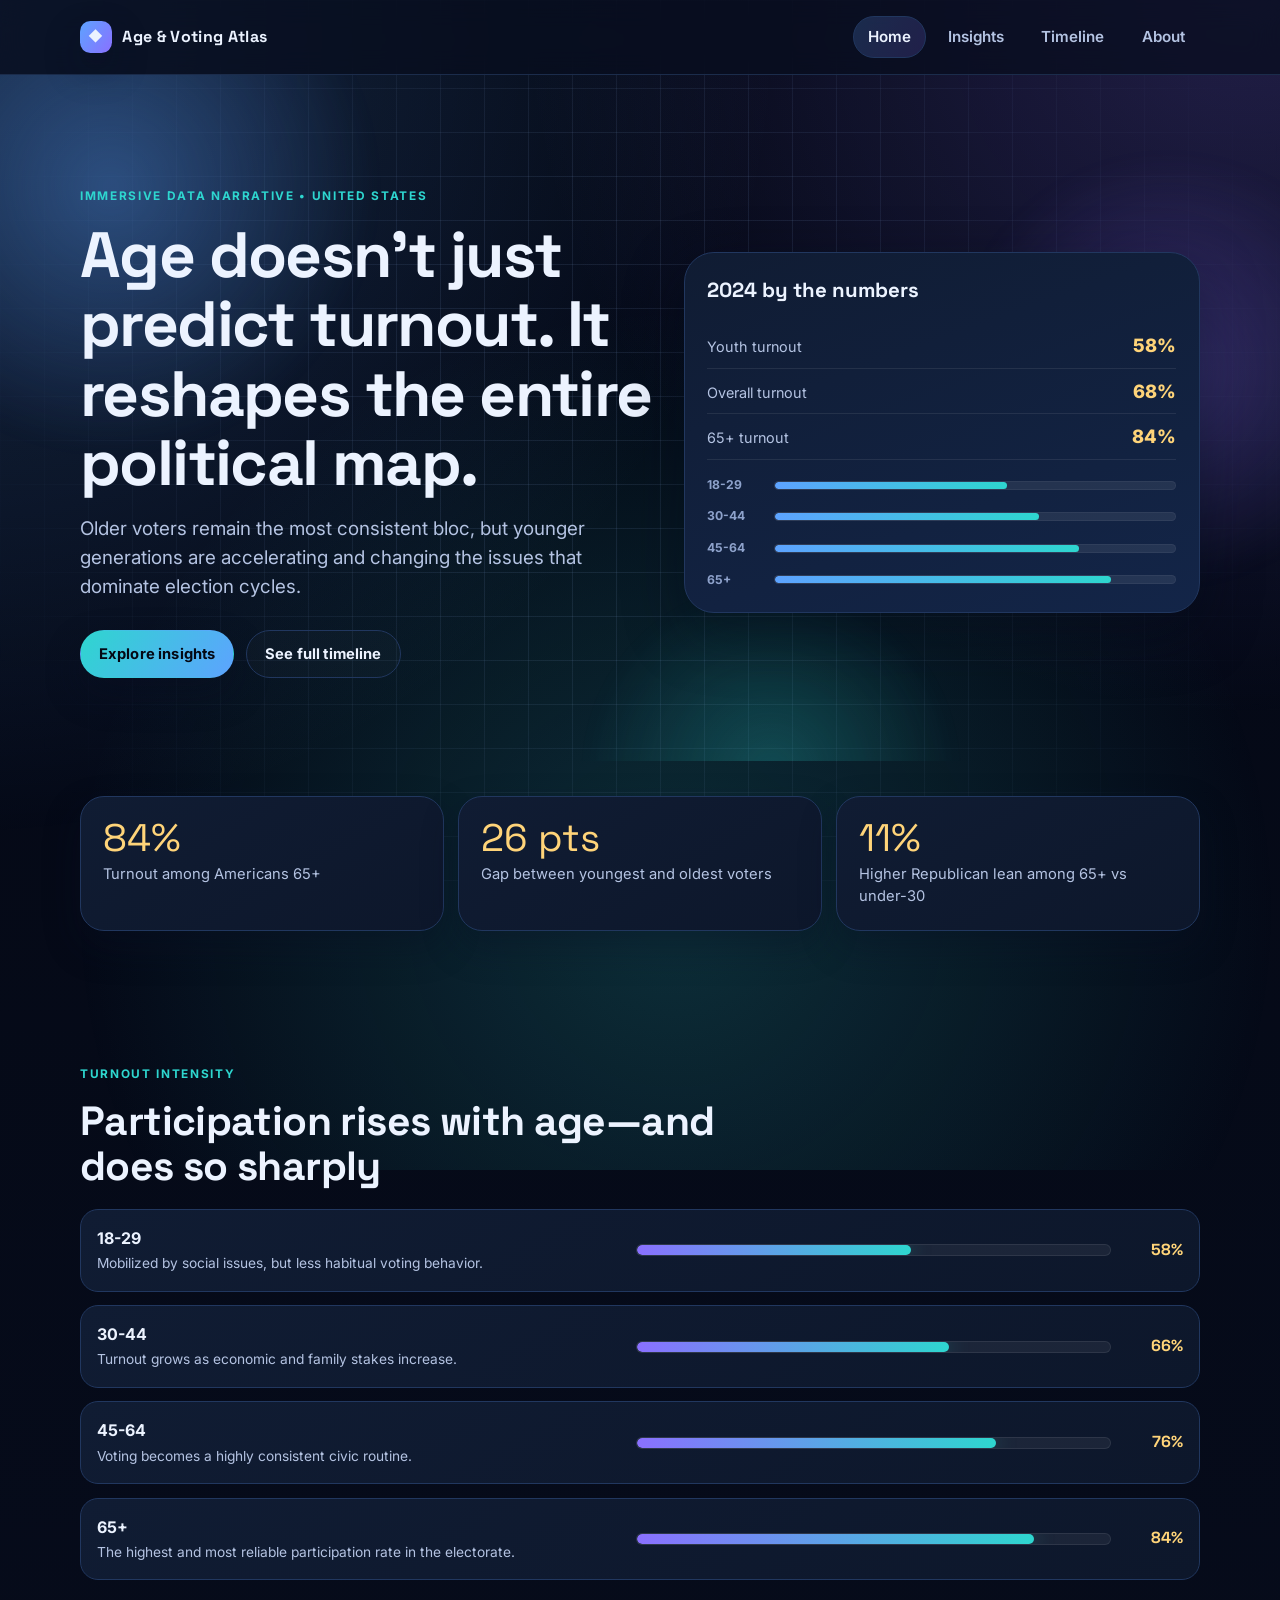
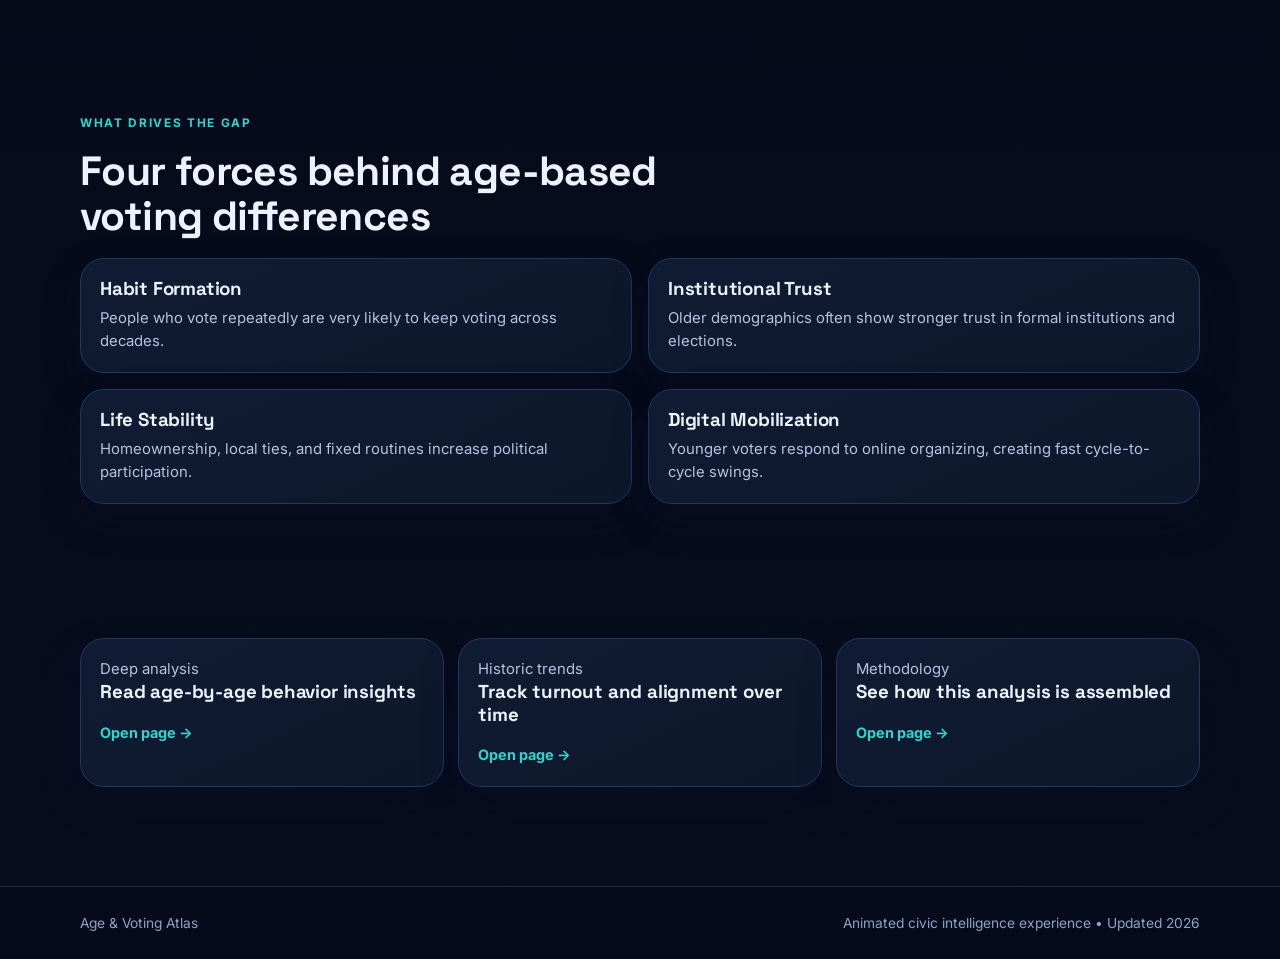
<file: index.html>
<!DOCTYPE html>
<html lang="en">
<head>
    <meta charset="UTF-8">
    <meta name="viewport" content="width=device-width, initial-scale=1.0">
    <title>Age & Voting Atlas</title>
    <meta name="description" content="An immersive, animated data story about how age shapes voting behavior in the United States.">
    <link rel="preconnect" href="https://fonts.googleapis.com">
    <link rel="preconnect" href="https://fonts.gstatic.com" crossorigin>
    <link href="https://fonts.googleapis.com/css2?family=Inter:wght@400;500;600;700;800&family=Space+Grotesk:wght@500;700&display=swap" rel="stylesheet">
    <link rel="stylesheet" href="style.css">
    <script src="script.js" defer></script>
</head>
<body class="page-home">
    <div class="background-grid" aria-hidden="true"></div>
    <div class="cursor-glow" aria-hidden="true"></div>

    <header class="site-header">
        <div class="container nav-wrap">
            <a class="brand" href="index.html" aria-label="Age and Voting Atlas Home">
                <span class="brand-mark">◆</span>
                <span>Age & Voting Atlas</span>
            </a>

            <button class="menu-toggle" type="button" aria-expanded="false" aria-controls="site-nav" aria-label="Toggle menu">
                <span></span>
                <span></span>
                <span></span>
            </button>

            <nav class="site-nav" id="site-nav">
                <a class="active" href="index.html">Home</a>
                <a href="insights.html">Insights</a>
                <a href="timeline.html">Timeline</a>
                <a href="about.html">About</a>
            </nav>
        </div>
    </header>

    <main>
        <section class="hero reveal">
            <div class="hero-orb hero-orb-a" aria-hidden="true"></div>
            <div class="hero-orb hero-orb-b" aria-hidden="true"></div>
            <div class="hero-orb hero-orb-c" aria-hidden="true"></div>
            <div class="hero-particles" aria-hidden="true"></div>

            <div class="container hero-layout">
                <div class="hero-copy" data-parallax="10">
                    <p class="eyebrow">Immersive data narrative • United States</p>
                    <h1>Age doesn’t just predict turnout. It reshapes the entire political map.</h1>
                    <p class="lead">
                        Older voters remain the most consistent bloc, but younger generations are accelerating and changing the issues that dominate election cycles.
                    </p>
                    <div class="hero-actions">
                        <a class="btn btn-primary" href="insights.html">Explore insights</a>
                        <a class="btn btn-ghost" href="timeline.html">See full timeline</a>
                    </div>
                </div>

                <aside class="hero-panel reveal tilt">
                    <h2>2024 by the numbers</h2>
                    <div class="mini-metric">
                        <span>Youth turnout</span>
                        <strong>58%</strong>
                    </div>
                    <div class="mini-metric">
                        <span>Overall turnout</span>
                        <strong>68%</strong>
                    </div>
                    <div class="mini-metric">
                        <span>65+ turnout</span>
                        <strong>84%</strong>
                    </div>
                    <div class="micro-chart">
                        <div class="micro-row">
                            <span>18-29</span>
                            <div class="micro-track"><i class="micro-fill" style="--fill: 58%"></i></div>
                        </div>
                        <div class="micro-row">
                            <span>30-44</span>
                            <div class="micro-track"><i class="micro-fill" style="--fill: 66%"></i></div>
                        </div>
                        <div class="micro-row">
                            <span>45-64</span>
                            <div class="micro-track"><i class="micro-fill" style="--fill: 76%"></i></div>
                        </div>
                        <div class="micro-row">
                            <span>65+</span>
                            <div class="micro-track"><i class="micro-fill" style="--fill: 84%"></i></div>
                        </div>
                    </div>
                </aside>
            </div>
        </section>
        <section class="section stats reveal">
            <div class="container stats-grid">
                <article class="stat-card tilt">
                    <p class="stat-value"><span class="counter" data-target="84">0</span>%</p>
                    <p class="stat-label">Turnout among Americans 65+</p>
                </article>
                <article class="stat-card tilt">
                    <p class="stat-value"><span class="counter" data-target="26">0</span> pts</p>
                    <p class="stat-label">Gap between youngest and oldest voters</p>
                </article>
                <article class="stat-card tilt">
                    <p class="stat-value"><span class="counter" data-target="11">0</span>%</p>
                    <p class="stat-label">Higher Republican lean among 65+ vs under-30</p>
                </article>
            </div>
        </section>

        <section class="section age-split reveal" id="age-split">
            <div class="container">
                <div class="section-heading">
                    <p class="eyebrow">Turnout intensity</p>
                    <h2>Participation rises with age—and does so sharply</h2>
                </div>

                <div class="progress-list">
                    <article class="progress-row">
                        <div>
                            <h3>18-29</h3>
                            <p>Mobilized by social issues, but less habitual voting behavior.</p>
                        </div>
                        <div class="progress-track"><span class="progress-fill" style="--value: 58%"></span></div>
                        <strong>58%</strong>
                    </article>

                    <article class="progress-row">
                        <div>
                            <h3>30-44</h3>
                            <p>Turnout grows as economic and family stakes increase.</p>
                        </div>
                        <div class="progress-track"><span class="progress-fill" style="--value: 66%"></span></div>
                        <strong>66%</strong>
                    </article>

                    <article class="progress-row">
                        <div>
                            <h3>45-64</h3>
                            <p>Voting becomes a highly consistent civic routine.</p>
                        </div>
                        <div class="progress-track"><span class="progress-fill" style="--value: 76%"></span></div>
                        <strong>76%</strong>
                    </article>

                    <article class="progress-row">
                        <div>
                            <h3>65+</h3>
                            <p>The highest and most reliable participation rate in the electorate.</p>
                        </div>
                        <div class="progress-track"><span class="progress-fill" style="--value: 84%"></span></div>
                        <strong>84%</strong>
                    </article>
                </div>
            </div>
        </section>

        <section class="section pillars reveal">
            <div class="container">
                <div class="section-heading">
                    <p class="eyebrow">What drives the gap</p>
                    <h2>Four forces behind age-based voting differences</h2>
                </div>

                <div class="pillars-grid">
                    <article class="glass-card tilt">
                        <h3>Habit Formation</h3>
                        <p>People who vote repeatedly are very likely to keep voting across decades.</p>
                    </article>
                    <article class="glass-card tilt">
                        <h3>Institutional Trust</h3>
                        <p>Older demographics often show stronger trust in formal institutions and elections.</p>
                    </article>
                    <article class="glass-card tilt">
                        <h3>Life Stability</h3>
                        <p>Homeownership, local ties, and fixed routines increase political participation.</p>
                    </article>
                    <article class="glass-card tilt">
                        <h3>Digital Mobilization</h3>
                        <p>Younger voters respond to online organizing, creating fast cycle-to-cycle swings.</p>
                    </article>
                </div>
            </div>
        </section>

        <section class="section jump-links reveal">
            <div class="container jump-grid">
                <a class="jump-card" href="insights.html">
                    <p>Deep analysis</p>
                    <h3>Read age-by-age behavior insights</h3>
                    <span>Open page →</span>
                </a>
                <a class="jump-card" href="timeline.html">
                    <p>Historic trends</p>
                    <h3>Track turnout and alignment over time</h3>
                    <span>Open page →</span>
                </a>
                <a class="jump-card" href="about.html">
                    <p>Methodology</p>
                    <h3>See how this analysis is assembled</h3>
                    <span>Open page →</span>
                </a>
            </div>
        </section>
    </main>

    <footer class="site-footer">
        <div class="container footer-wrap">
            <p>Age & Voting Atlas</p>
            <p>Animated civic intelligence experience • Updated <span id="current-year"></span></p>
        </div>
    </footer>
</body>
</html>
</file>
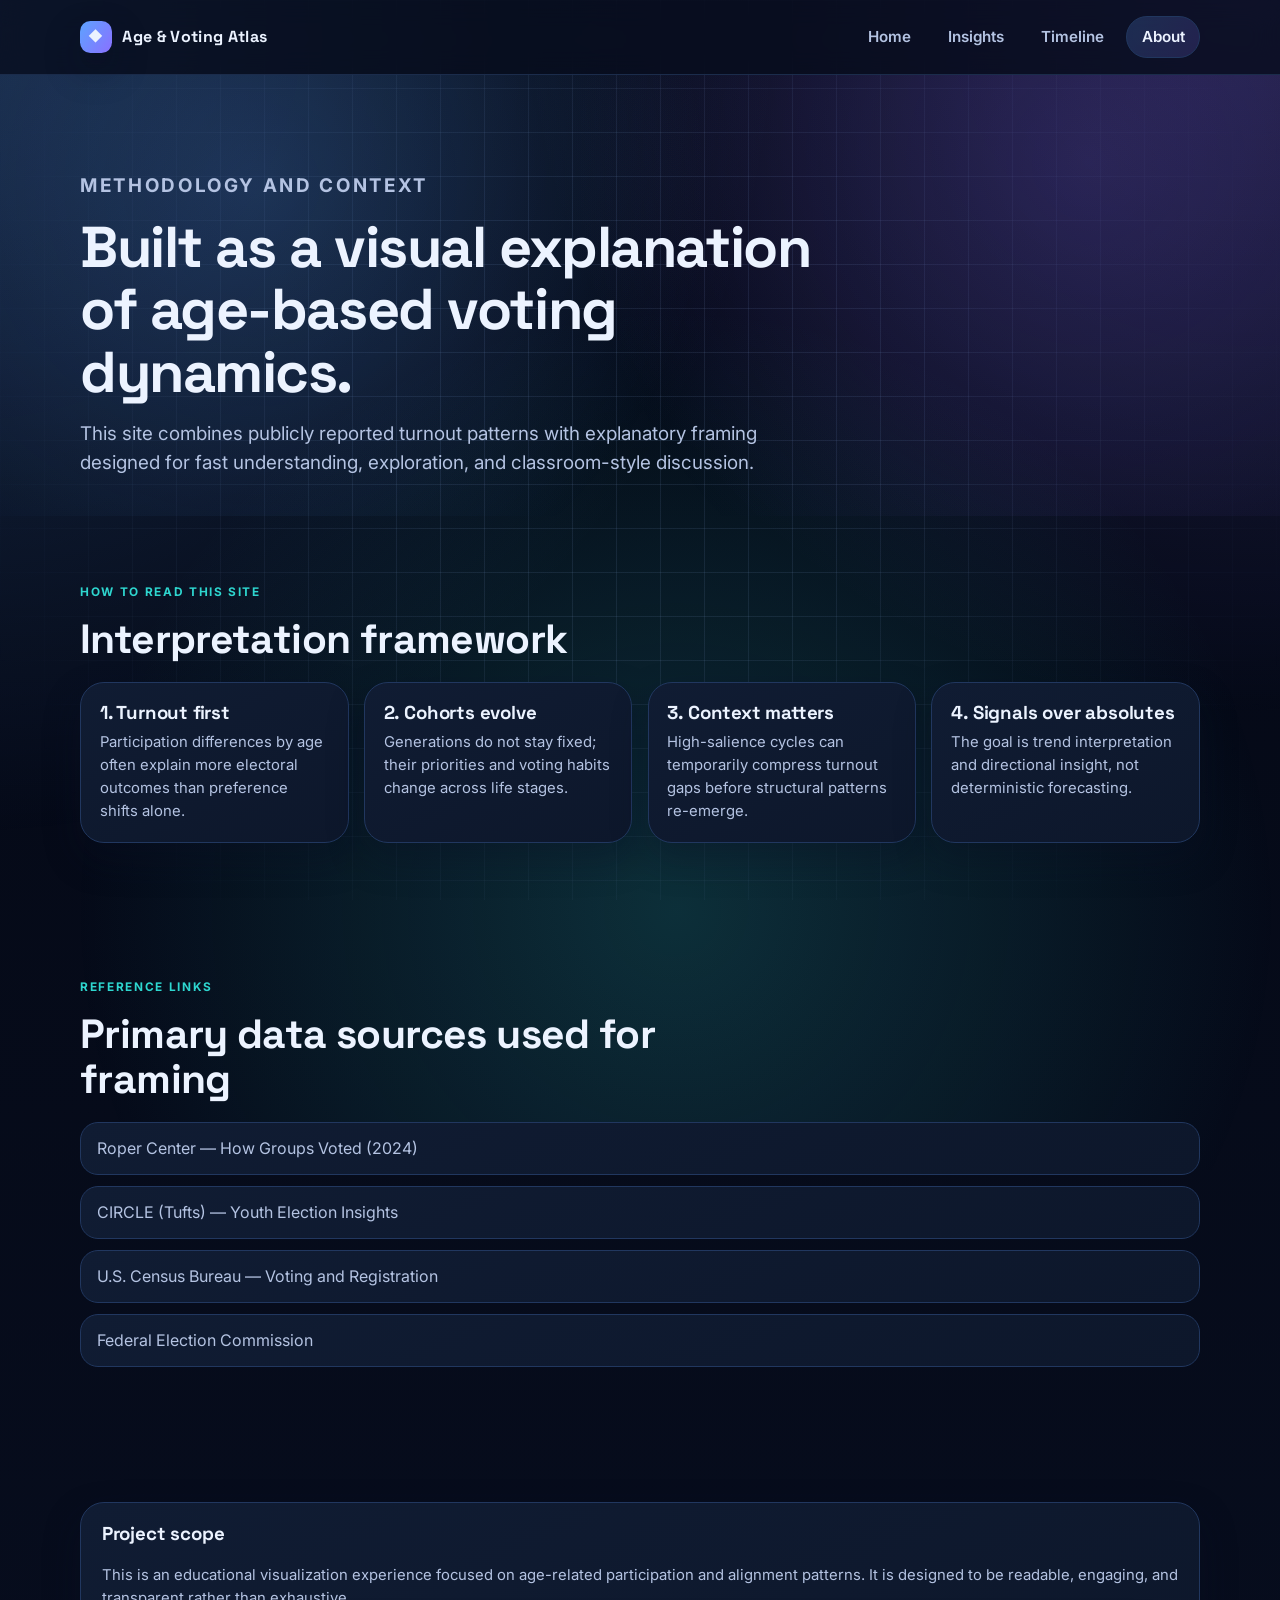
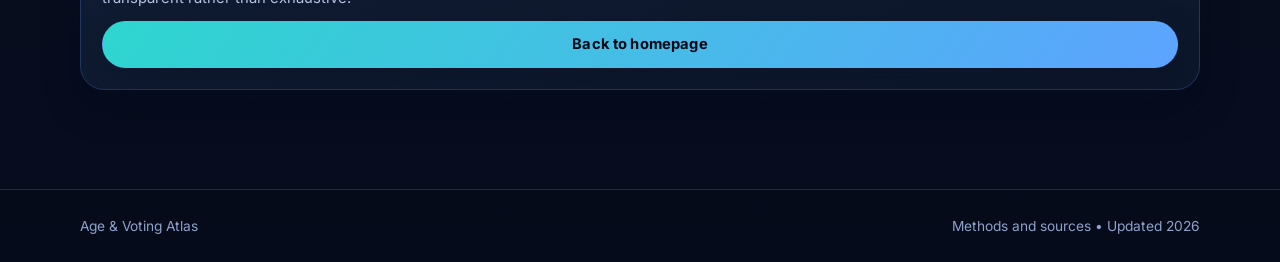
<file: about.html>
<!DOCTYPE html>
<html lang="en">
<head>
    <meta charset="UTF-8">
    <meta name="viewport" content="width=device-width, initial-scale=1.0">
    <title>About | Age & Voting Atlas</title>
    <meta name="description" content="Methodology and sources used to build the Age and Voting Atlas experience.">
    <link rel="preconnect" href="https://fonts.googleapis.com">
    <link rel="preconnect" href="https://fonts.gstatic.com" crossorigin>
    <link href="https://fonts.googleapis.com/css2?family=Inter:wght@400;500;600;700;800&family=Space+Grotesk:wght@500;700&display=swap" rel="stylesheet">
    <link rel="stylesheet" href="style.css">
    <script src="script.js" defer></script>
</head>
<body class="page-about">
    <div class="background-grid" aria-hidden="true"></div>
    <div class="cursor-glow" aria-hidden="true"></div>

    <header class="site-header">
        <div class="container nav-wrap">
            <a class="brand" href="index.html" aria-label="Age and Voting Atlas Home">
                <span class="brand-mark">◆</span>
                <span>Age & Voting Atlas</span>
            </a>

            <button class="menu-toggle" type="button" aria-expanded="false" aria-controls="site-nav" aria-label="Toggle menu">
                <span></span>
                <span></span>
                <span></span>
            </button>

            <nav class="site-nav" id="site-nav">
                <a href="index.html">Home</a>
                <a href="insights.html">Insights</a>
                <a href="timeline.html">Timeline</a>
                <a class="active" href="about.html">About</a>
            </nav>
        </div>
    </header>

    <main>
        <section class="page-hero reveal">
            <div class="container">
                <p class="eyebrow">Methodology and context</p>
                <h1>Built as a visual explanation of age-based voting dynamics.</h1>
                <p>
                    This site combines publicly reported turnout patterns with explanatory framing designed for fast understanding,
                    exploration, and classroom-style discussion.
                </p>
            </div>
        </section>

        <section class="section reveal">
            <div class="container">
                <div class="section-heading">
                    <p class="eyebrow">How to read this site</p>
                    <h2>Interpretation framework</h2>
                </div>

                <div class="method-grid">
                    <article class="method-card">
                        <h3>1. Turnout first</h3>
                        <p>Participation differences by age often explain more electoral outcomes than preference shifts alone.</p>
                    </article>
                    <article class="method-card">
                        <h3>2. Cohorts evolve</h3>
                        <p>Generations do not stay fixed; their priorities and voting habits change across life stages.</p>
                    </article>
                    <article class="method-card">
                        <h3>3. Context matters</h3>
                        <p>High-salience cycles can temporarily compress turnout gaps before structural patterns re-emerge.</p>
                    </article>
                    <article class="method-card">
                        <h3>4. Signals over absolutes</h3>
                        <p>The goal is trend interpretation and directional insight, not deterministic forecasting.</p>
                    </article>
                </div>
            </div>
        </section>

        <section class="section reveal">
            <div class="container">
                <div class="section-heading">
                    <p class="eyebrow">Reference links</p>
                    <h2>Primary data sources used for framing</h2>
                </div>

                <ul class="source-list">
                    <li>
                        <a href="https://ropercenter.cornell.edu/how-groups-voted-2024" target="_blank" rel="noopener noreferrer">Roper Center — How Groups Voted (2024)</a>
                    </li>
                    <li>
                        <a href="https://circle.tufts.edu/2024-election" target="_blank" rel="noopener noreferrer">CIRCLE (Tufts) — Youth Election Insights</a>
                    </li>
                    <li>
                        <a href="https://www.census.gov/topics/public-sector/voting.html" target="_blank" rel="noopener noreferrer">U.S. Census Bureau — Voting and Registration</a>
                    </li>
                    <li>
                        <a href="https://www.fec.gov/" target="_blank" rel="noopener noreferrer">Federal Election Commission</a>
                    </li>
                </ul>
            </div>
        </section>

        <section class="section reveal">
            <div class="container">
                <article class="note-card">
                    <h3>Project scope</h3>
                    <p>
                        This is an educational visualization experience focused on age-related participation and alignment patterns.
                        It is designed to be readable, engaging, and transparent rather than exhaustive.
                    </p>
                    <a class="btn btn-primary" href="index.html">Back to homepage</a>
                </article>
            </div>
        </section>
    </main>

    <footer class="site-footer">
        <div class="container footer-wrap">
            <p>Age & Voting Atlas</p>
            <p>Methods and sources • Updated <span id="current-year"></span></p>
        </div>
    </footer>
</body>
</html>
</file>
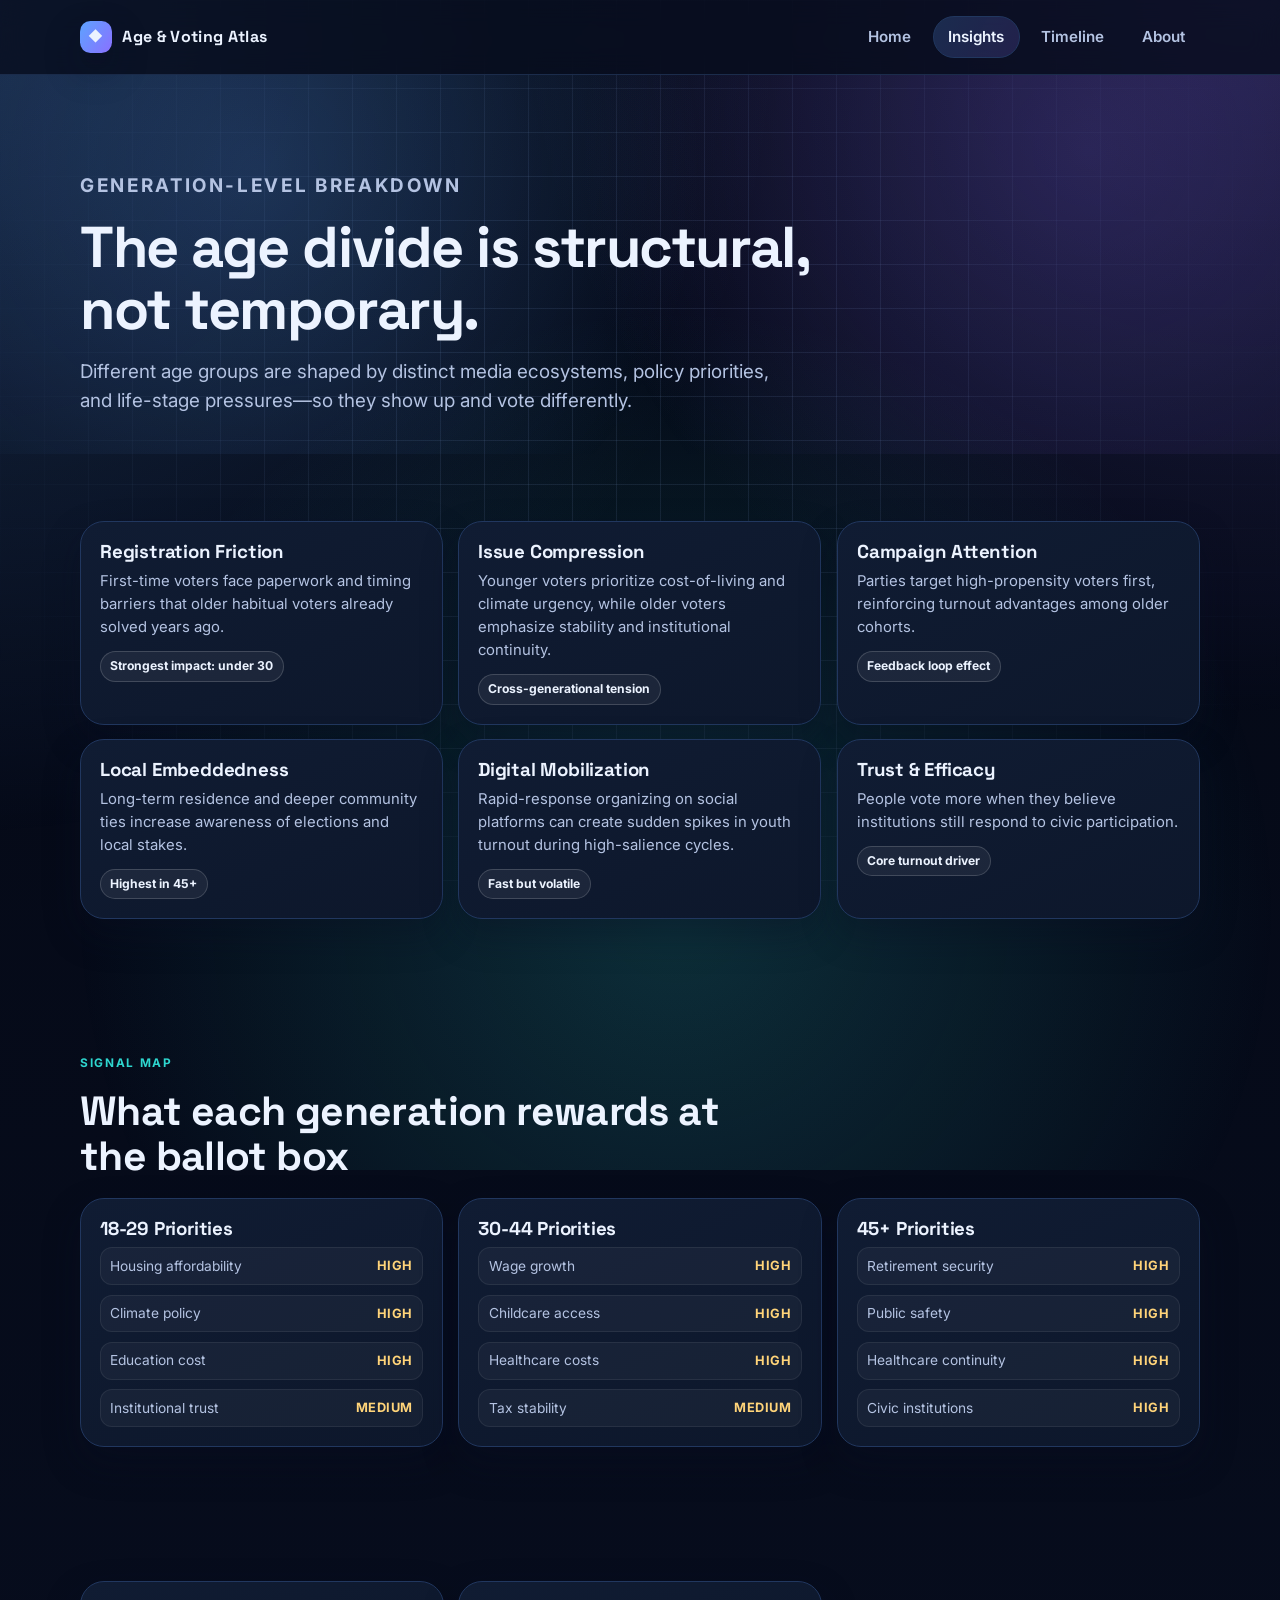
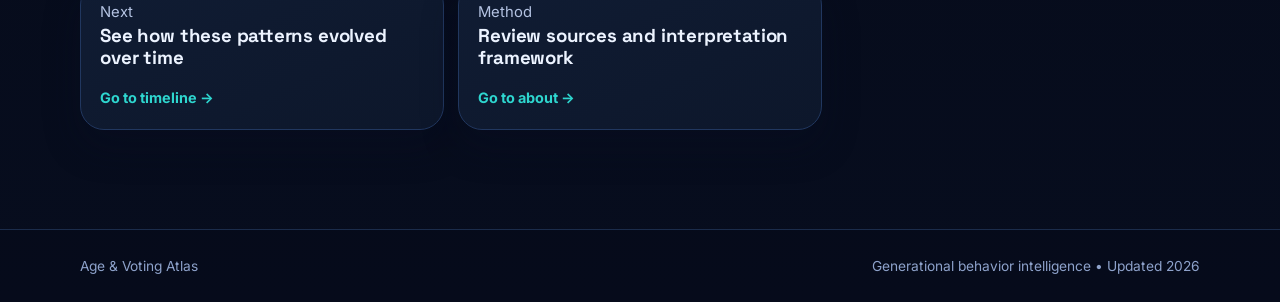
<file: insights.html>
<!DOCTYPE html>
<html lang="en">
<head>
    <meta charset="UTF-8">
    <meta name="viewport" content="width=device-width, initial-scale=1.0">
    <title>Insights | Age & Voting Atlas</title>
    <meta name="description" content="Detailed generational insights into turnout, issue priorities, and political alignment.">
    <link rel="preconnect" href="https://fonts.googleapis.com">
    <link rel="preconnect" href="https://fonts.gstatic.com" crossorigin>
    <link href="https://fonts.googleapis.com/css2?family=Inter:wght@400;500;600;700;800&family=Space+Grotesk:wght@500;700&display=swap" rel="stylesheet">
    <link rel="stylesheet" href="style.css">
    <script src="script.js" defer></script>
</head>
<body class="page-insights">
    <div class="background-grid" aria-hidden="true"></div>
    <div class="cursor-glow" aria-hidden="true"></div>

    <header class="site-header">
        <div class="container nav-wrap">
            <a class="brand" href="index.html" aria-label="Age and Voting Atlas Home">
                <span class="brand-mark">◆</span>
                <span>Age & Voting Atlas</span>
            </a>

            <button class="menu-toggle" type="button" aria-expanded="false" aria-controls="site-nav" aria-label="Toggle menu">
                <span></span>
                <span></span>
                <span></span>
            </button>

            <nav class="site-nav" id="site-nav">
                <a href="index.html">Home</a>
                <a class="active" href="insights.html">Insights</a>
                <a href="timeline.html">Timeline</a>
                <a href="about.html">About</a>
            </nav>
        </div>
    </header>

    <main>
        <section class="page-hero reveal">
            <div class="container">
                <p class="eyebrow">Generation-level breakdown</p>
                <h1>The age divide is structural, not temporary.</h1>
                <p>
                    Different age groups are shaped by distinct media ecosystems, policy priorities, and life-stage pressures—so they show up and vote differently.
                </p>
            </div>
        </section>

        <section class="section reveal">
            <div class="container insight-grid">
                <article class="insight-card tilt">
                    <h3>Registration Friction</h3>
                    <p>First-time voters face paperwork and timing barriers that older habitual voters already solved years ago.</p>
                    <span class="chip">Strongest impact: under 30</span>
                </article>
                <article class="insight-card tilt">
                    <h3>Issue Compression</h3>
                    <p>Younger voters prioritize cost-of-living and climate urgency, while older voters emphasize stability and institutional continuity.</p>
                    <span class="chip">Cross-generational tension</span>
                </article>
                <article class="insight-card tilt">
                    <h3>Campaign Attention</h3>
                    <p>Parties target high-propensity voters first, reinforcing turnout advantages among older cohorts.</p>
                    <span class="chip">Feedback loop effect</span>
                </article>
                <article class="insight-card tilt">
                    <h3>Local Embeddedness</h3>
                    <p>Long-term residence and deeper community ties increase awareness of elections and local stakes.</p>
                    <span class="chip">Highest in 45+</span>
                </article>
                <article class="insight-card tilt">
                    <h3>Digital Mobilization</h3>
                    <p>Rapid-response organizing on social platforms can create sudden spikes in youth turnout during high-salience cycles.</p>
                    <span class="chip">Fast but volatile</span>
                </article>
                <article class="insight-card tilt">
                    <h3>Trust & Efficacy</h3>
                    <p>People vote more when they believe institutions still respond to civic participation.</p>
                    <span class="chip">Core turnout driver</span>
                </article>
            </div>
        </section>

        <section class="section reveal">
            <div class="container">
                <div class="section-heading">
                    <p class="eyebrow">Signal map</p>
                    <h2>What each generation rewards at the ballot box</h2>
                </div>

                <div class="signal-grid">
                    <article class="signal-card">
                        <h3>18-29 Priorities</h3>
                        <ul class="signal-list">
                            <li><span>Housing affordability</span><strong>High</strong></li>
                            <li><span>Climate policy</span><strong>High</strong></li>
                            <li><span>Education cost</span><strong>High</strong></li>
                            <li><span>Institutional trust</span><strong>Medium</strong></li>
                        </ul>
                    </article>

                    <article class="signal-card">
                        <h3>30-44 Priorities</h3>
                        <ul class="signal-list">
                            <li><span>Wage growth</span><strong>High</strong></li>
                            <li><span>Childcare access</span><strong>High</strong></li>
                            <li><span>Healthcare costs</span><strong>High</strong></li>
                            <li><span>Tax stability</span><strong>Medium</strong></li>
                        </ul>
                    </article>

                    <article class="signal-card">
                        <h3>45+ Priorities</h3>
                        <ul class="signal-list">
                            <li><span>Retirement security</span><strong>High</strong></li>
                            <li><span>Public safety</span><strong>High</strong></li>
                            <li><span>Healthcare continuity</span><strong>High</strong></li>
                            <li><span>Civic institutions</span><strong>High</strong></li>
                        </ul>
                    </article>
                </div>
            </div>
        </section>

        <section class="section reveal">
            <div class="container jump-grid">
                <a class="jump-card" href="timeline.html">
                    <p>Next</p>
                    <h3>See how these patterns evolved over time</h3>
                    <span>Go to timeline →</span>
                </a>
                <a class="jump-card" href="about.html">
                    <p>Method</p>
                    <h3>Review sources and interpretation framework</h3>
                    <span>Go to about →</span>
                </a>
            </div>
        </section>
    </main>

    <footer class="site-footer">
        <div class="container footer-wrap">
            <p>Age & Voting Atlas</p>
            <p>Generational behavior intelligence • Updated <span id="current-year"></span></p>
        </div>
    </footer>
</body>
</html>
</file>
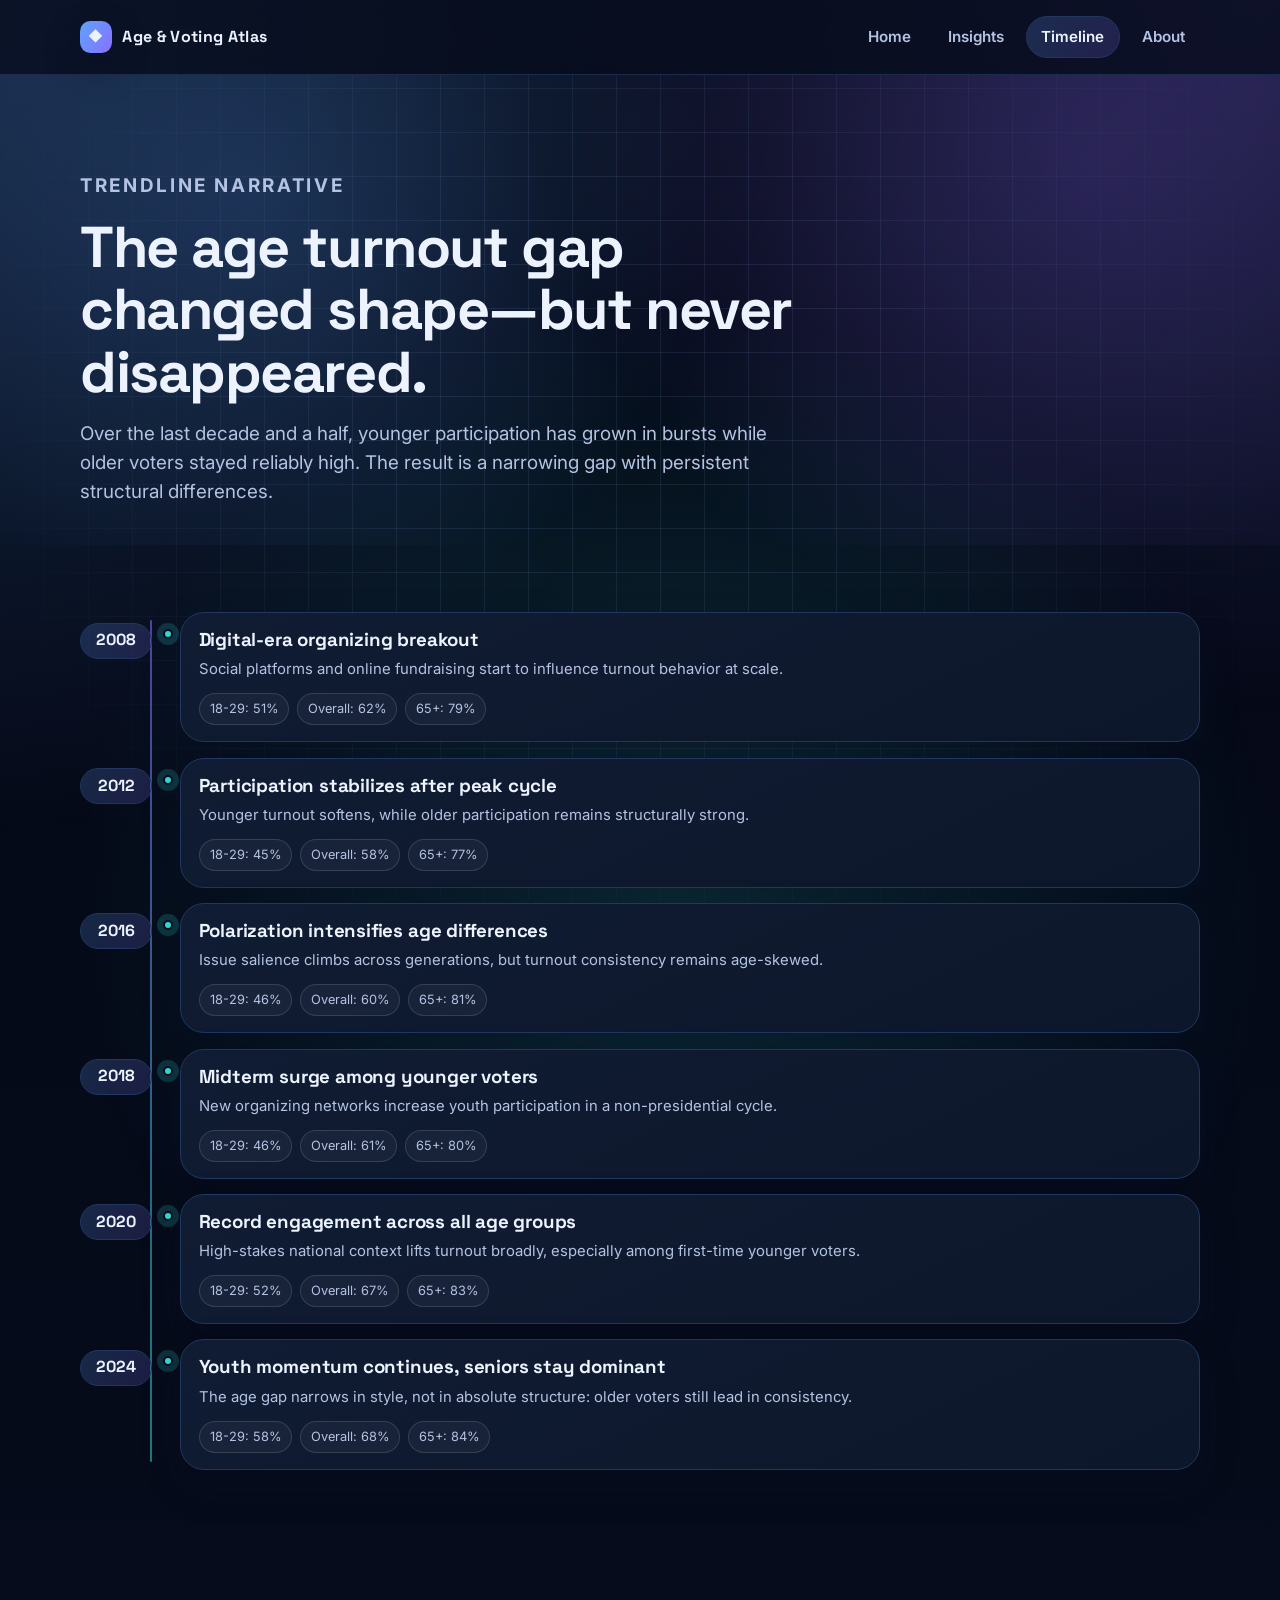
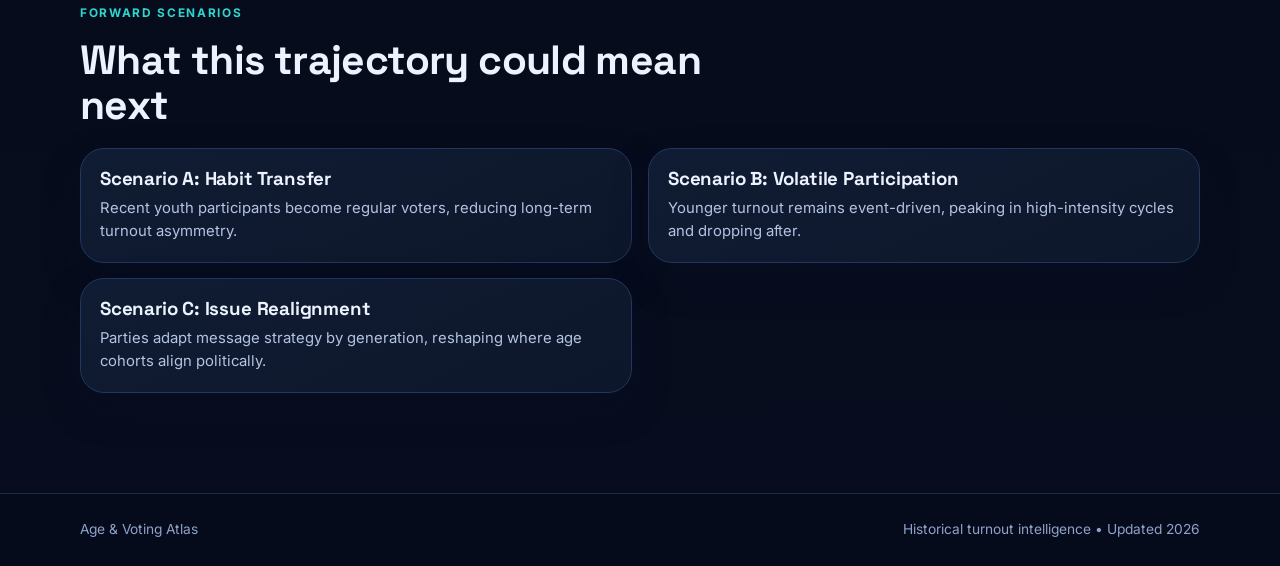
<file: timeline.html>
<!DOCTYPE html>
<html lang="en">
<head>
    <meta charset="UTF-8">
    <meta name="viewport" content="width=device-width, initial-scale=1.0">
    <title>Timeline | Age & Voting Atlas</title>
    <meta name="description" content="Historical timeline of turnout and generational voting behavior shifts.">
    <link rel="preconnect" href="https://fonts.googleapis.com">
    <link rel="preconnect" href="https://fonts.gstatic.com" crossorigin>
    <link href="https://fonts.googleapis.com/css2?family=Inter:wght@400;500;600;700;800&family=Space+Grotesk:wght@500;700&display=swap" rel="stylesheet">
    <link rel="stylesheet" href="style.css">
    <script src="script.js" defer></script>
</head>
<body class="page-timeline">
    <div class="background-grid" aria-hidden="true"></div>
    <div class="cursor-glow" aria-hidden="true"></div>

    <header class="site-header">
        <div class="container nav-wrap">
            <a class="brand" href="index.html" aria-label="Age and Voting Atlas Home">
                <span class="brand-mark">◆</span>
                <span>Age & Voting Atlas</span>
            </a>

            <button class="menu-toggle" type="button" aria-expanded="false" aria-controls="site-nav" aria-label="Toggle menu">
                <span></span>
                <span></span>
                <span></span>
            </button>

            <nav class="site-nav" id="site-nav">
                <a href="index.html">Home</a>
                <a href="insights.html">Insights</a>
                <a class="active" href="timeline.html">Timeline</a>
                <a href="about.html">About</a>
            </nav>
        </div>
    </header>

    <main>
        <section class="page-hero reveal">
            <div class="container">
                <p class="eyebrow">Trendline narrative</p>
                <h1>The age turnout gap changed shape—but never disappeared.</h1>
                <p>
                    Over the last decade and a half, younger participation has grown in bursts while older voters stayed reliably high.
                    The result is a narrowing gap with persistent structural differences.
                </p>
            </div>
        </section>

        <section class="section">
            <div class="container">
                <div class="timeline-stack">
                    <article class="timeline-entry reveal">
                        <span class="timeline-year">2008</span>
                        <div class="timeline-content">
                            <h3>Digital-era organizing breakout</h3>
                            <p>Social platforms and online fundraising start to influence turnout behavior at scale.</p>
                            <div class="timeline-metrics">
                                <span>18-29: 51%</span>
                                <span>Overall: 62%</span>
                                <span>65+: 79%</span>
                            </div>
                        </div>
                    </article>

                    <article class="timeline-entry reveal">
                        <span class="timeline-year">2012</span>
                        <div class="timeline-content">
                            <h3>Participation stabilizes after peak cycle</h3>
                            <p>Younger turnout softens, while older participation remains structurally strong.</p>
                            <div class="timeline-metrics">
                                <span>18-29: 45%</span>
                                <span>Overall: 58%</span>
                                <span>65+: 77%</span>
                            </div>
                        </div>
                    </article>

                    <article class="timeline-entry reveal">
                        <span class="timeline-year">2016</span>
                        <div class="timeline-content">
                            <h3>Polarization intensifies age differences</h3>
                            <p>Issue salience climbs across generations, but turnout consistency remains age-skewed.</p>
                            <div class="timeline-metrics">
                                <span>18-29: 46%</span>
                                <span>Overall: 60%</span>
                                <span>65+: 81%</span>
                            </div>
                        </div>
                    </article>

                    <article class="timeline-entry reveal">
                        <span class="timeline-year">2018</span>
                        <div class="timeline-content">
                            <h3>Midterm surge among younger voters</h3>
                            <p>New organizing networks increase youth participation in a non-presidential cycle.</p>
                            <div class="timeline-metrics">
                                <span>18-29: 46%</span>
                                <span>Overall: 61%</span>
                                <span>65+: 80%</span>
                            </div>
                        </div>
                    </article>

                    <article class="timeline-entry reveal">
                        <span class="timeline-year">2020</span>
                        <div class="timeline-content">
                            <h3>Record engagement across all age groups</h3>
                            <p>High-stakes national context lifts turnout broadly, especially among first-time younger voters.</p>
                            <div class="timeline-metrics">
                                <span>18-29: 52%</span>
                                <span>Overall: 67%</span>
                                <span>65+: 83%</span>
                            </div>
                        </div>
                    </article>

                    <article class="timeline-entry reveal">
                        <span class="timeline-year">2024</span>
                        <div class="timeline-content">
                            <h3>Youth momentum continues, seniors stay dominant</h3>
                            <p>The age gap narrows in style, not in absolute structure: older voters still lead in consistency.</p>
                            <div class="timeline-metrics">
                                <span>18-29: 58%</span>
                                <span>Overall: 68%</span>
                                <span>65+: 84%</span>
                            </div>
                        </div>
                    </article>
                </div>
            </div>
        </section>

        <section class="section reveal">
            <div class="container">
                <div class="section-heading">
                    <p class="eyebrow">Forward scenarios</p>
                    <h2>What this trajectory could mean next</h2>
                </div>
                <div class="scenario-grid">
                    <article class="glass-card tilt">
                        <h3>Scenario A: Habit Transfer</h3>
                        <p>Recent youth participants become regular voters, reducing long-term turnout asymmetry.</p>
                    </article>
                    <article class="glass-card tilt">
                        <h3>Scenario B: Volatile Participation</h3>
                        <p>Younger turnout remains event-driven, peaking in high-intensity cycles and dropping after.</p>
                    </article>
                    <article class="glass-card tilt">
                        <h3>Scenario C: Issue Realignment</h3>
                        <p>Parties adapt message strategy by generation, reshaping where age cohorts align politically.</p>
                    </article>
                </div>
            </div>
        </section>
    </main>

    <footer class="site-footer">
        <div class="container footer-wrap">
            <p>Age & Voting Atlas</p>
            <p>Historical turnout intelligence • Updated <span id="current-year"></span></p>
        </div>
    </footer>
</body>
</html>
</file>
<file: style.css>
:root {
    --bg-950: #040814;
    --bg-900: #070d1e;
    --bg-850: #0c1730;
    --panel: #101c33;
    --panel-strong: #132548;
    --panel-soft: #0d172b;
    --line: #21375f;
    --line-soft: #1b2c4b;
    --text: #ecf3ff;
    --text-soft: #b4c3e2;
    --text-dim: #8ea2cb;
    --primary: #5da3ff;
    --secondary: #8a70ff;
    --accent: #2ed6cf;
    --warning: #ffd479;
    --danger: #ff7997;
    --chip-bg: rgba(255, 255, 255, 0.06);
    --grid-line: rgba(144, 177, 234, 0.11);
    --radius-sm: 12px;
    --radius-md: 18px;
    --radius-lg: 24px;
    --radius-xl: 30px;
    --shadow-soft: 0 20px 60px rgba(5, 10, 25, 0.45);
    --shadow-card: 0 16px 35px rgba(8, 15, 35, 0.35);
}

* {
    margin: 0;
    padding: 0;
    box-sizing: border-box;
}

*::before,
*::after {
    box-sizing: inherit;
}

html {
    scroll-behavior: smooth;
}

body {
    font-family: 'Inter', system-ui, -apple-system, BlinkMacSystemFont, 'Segoe UI', sans-serif;
    color: var(--text);
    background: linear-gradient(180deg, var(--bg-950), var(--bg-900));
    line-height: 1.55;
    min-height: 100vh;
    overflow-x: hidden;
    position: relative;
}

body::before {
    content: '';
    position: fixed;
    inset: -30% -20%;
    background:
        radial-gradient(circle at 12% 20%, rgba(93, 163, 255, 0.22) 0%, transparent 42%),
        radial-gradient(circle at 84% 18%, rgba(138, 112, 255, 0.22) 0%, transparent 38%),
        radial-gradient(circle at 52% 82%, rgba(46, 214, 207, 0.18) 0%, transparent 40%);
    z-index: -3;
    pointer-events: none;
    animation: sky-shift 18s ease-in-out infinite;
}

.background-grid {
    position: fixed;
    inset: 0;
    z-index: -2;
    pointer-events: none;
    background-image:
        linear-gradient(var(--grid-line) 1px, transparent 1px),
        linear-gradient(90deg, var(--grid-line) 1px, transparent 1px);
    background-size: 44px 44px;
    mask-image: radial-gradient(circle at 50% 45%, black 30%, transparent 86%);
}

.cursor-glow {
    position: fixed;
    left: -100vw;
    top: -100vh;
    width: 320px;
    aspect-ratio: 1;
    border-radius: 50%;
    background: radial-gradient(circle, rgba(93, 163, 255, 0.35), transparent 70%);
    pointer-events: none;
    z-index: -1;
    transform: translate(-50%, -50%);
    opacity: 0;
    transition: opacity 220ms ease;
}

body.pointer-ready .cursor-glow {
    opacity: 0.9;
}

::selection {
    color: var(--bg-950);
    background: var(--accent);
}

a {
    color: inherit;
    text-decoration: none;
}

.container {
    width: min(1120px, calc(100% - 2rem));
    margin: 0 auto;
}

[data-parallax] {
    transform: translate3d(0, var(--parallax-offset, 0px), 0);
    will-change: transform;
}

.site-header {
    position: sticky;
    top: 0;
    z-index: 20;
    border-bottom: 1px solid var(--line-soft);
    background: rgba(7, 13, 30, 0.72);
    backdrop-filter: blur(14px);
}

.nav-wrap {
    min-height: 74px;
    display: flex;
    align-items: center;
    justify-content: space-between;
    gap: 1rem;
}

.brand {
    display: inline-flex;
    align-items: center;
    gap: 0.65rem;
    font-family: 'Space Grotesk', 'Inter', sans-serif;
    font-weight: 700;
    letter-spacing: 0.02em;
}

.brand-mark {
    width: 2rem;
    aspect-ratio: 1;
    display: grid;
    place-items: center;
    border-radius: 0.65rem;
    font-size: 0.88rem;
    background: linear-gradient(125deg, var(--primary), var(--secondary));
    box-shadow: var(--shadow-card);
}

.site-nav {
    display: flex;
    align-items: center;
    gap: 0.4rem;
}

.site-nav a {
    color: var(--text-soft);
    font-weight: 600;
    font-size: 0.95rem;
    padding: 0.5rem 0.9rem;
    border-radius: 999px;
    border: 1px solid transparent;
    transition: 220ms ease;
}

.site-nav a:hover,
.site-nav a:focus-visible {
    color: var(--text);
    border-color: var(--line);
    background: var(--chip-bg);
    outline: none;
}

.site-nav a.active {
    color: var(--text);
    border-color: var(--line);
    background: linear-gradient(120deg, rgba(93, 163, 255, 0.2), rgba(138, 112, 255, 0.18));
}

.menu-toggle {
    display: none;
    width: 2.8rem;
    height: 2.4rem;
    border: 1px solid var(--line);
    border-radius: 0.8rem;
    background: var(--panel-soft);
    align-items: center;
    justify-content: center;
    flex-direction: column;
    gap: 0.28rem;
    cursor: pointer;
}

.menu-toggle span {
    width: 1.2rem;
    height: 2px;
    border-radius: 99px;
    background: var(--text);
}

.hero,
.page-hero {
    position: relative;
    overflow: hidden;
    isolation: isolate;
}

.hero {
    padding: 7rem 0 5.2rem;
}

.hero-layout {
    display: grid;
    grid-template-columns: minmax(0, 1.06fr) minmax(310px, 0.94fr);
    gap: 1.4rem;
    align-items: center;
}

.hero-copy h1,
.page-hero h1 {
    font-family: 'Space Grotesk', 'Inter', sans-serif;
    font-weight: 700;
    line-height: 1.08;
    letter-spacing: -0.025em;
}

.hero-copy h1 {
    font-size: clamp(2.35rem, 5vw, 4.15rem);
    max-width: 16ch;
    margin-bottom: 1rem;
}

.eyebrow {
    color: var(--accent);
    text-transform: uppercase;
    letter-spacing: 0.14em;
    font-size: 0.74rem;
    font-weight: 700;
    margin-bottom: 1rem;
}

.lead,
.page-hero p {
    color: var(--text-soft);
    font-size: clamp(1.02rem, 2vw, 1.18rem);
    max-width: 58ch;
}

.hero-actions {
    margin-top: 1.8rem;
    display: flex;
    align-items: center;
    gap: 0.75rem;
    flex-wrap: wrap;
}

.btn {
    display: inline-flex;
    align-items: center;
    justify-content: center;
    gap: 0.5rem;
    border-radius: 999px;
    border: 1px solid transparent;
    padding: 0.7rem 1.12rem;
    font-weight: 700;
    font-size: 0.92rem;
    letter-spacing: 0.01em;
    transition: transform 220ms ease, box-shadow 220ms ease, border-color 220ms ease, background 220ms ease;
}

.btn:hover,
.btn:focus-visible {
    transform: translateY(-2px);
    outline: none;
}

.btn-primary {
    color: var(--bg-950);
    background: linear-gradient(125deg, var(--accent), var(--primary));
    box-shadow: var(--shadow-card);
}

.btn-primary:hover,
.btn-primary:focus-visible {
    box-shadow: 0 14px 28px rgba(46, 214, 207, 0.26);
}

.btn-ghost {
    color: var(--text);
    border-color: var(--line);
    background: rgba(255, 255, 255, 0.02);
}

.btn-ghost:hover,
.btn-ghost:focus-visible {
    border-color: var(--primary);
    background: rgba(93, 163, 255, 0.12);
}

.hero-panel {
    position: relative;
    border: 1px solid var(--line);
    border-radius: var(--radius-xl);
    background: linear-gradient(160deg, var(--panel), var(--panel-strong));
    box-shadow: var(--shadow-soft);
    padding: 1.4rem;
    overflow: hidden;
}

.hero-panel::before {
    content: '';
    position: absolute;
    inset: -60% auto auto -35%;
    width: 180px;
    height: 180px;
    border-radius: 50%;
    background: radial-gradient(circle, rgba(255, 212, 121, 0.35), transparent 70%);
}

.hero-panel h2 {
    position: relative;
    z-index: 1;
    font-family: 'Space Grotesk', 'Inter', sans-serif;
    font-size: 1.28rem;
    margin-bottom: 1rem;
}

.mini-metric {
    position: relative;
    z-index: 1;
    display: flex;
    align-items: baseline;
    justify-content: space-between;
    gap: 1rem;
    padding: 0.5rem 0;
    border-bottom: 1px solid rgba(255, 255, 255, 0.08);
}

.mini-metric span {
    color: var(--text-soft);
    font-size: 0.9rem;
}

.mini-metric strong {
    font-size: 1.15rem;
    font-weight: 800;
    color: var(--warning);
}

.micro-chart {
    position: relative;
    z-index: 1;
    margin-top: 1rem;
    display: grid;
    gap: 0.8rem;
}

.micro-row {
    display: grid;
    grid-template-columns: 56px 1fr;
    align-items: center;
    gap: 0.65rem;
}

.micro-row span {
    color: var(--text-dim);
    font-size: 0.76rem;
    font-weight: 700;
}

.micro-track {
    height: 9px;
    border-radius: 999px;
    background: rgba(255, 255, 255, 0.08);
    border: 1px solid rgba(255, 255, 255, 0.05);
    overflow: hidden;
}

.micro-fill {
    display: block;
    height: 100%;
    width: 0;
    border-radius: inherit;
    background: linear-gradient(90deg, var(--primary), var(--accent));
    transition: width 1200ms cubic-bezier(0.2, 0.7, 0.2, 1);
}

.is-visible .micro-fill {
    width: var(--fill);
}

.hero-orb {
    position: absolute;
    border-radius: 50%;
    z-index: -1;
    filter: blur(10px);
    animation: orb-float 14s ease-in-out infinite;
    opacity: 0.58;
}

.hero-orb-a {
    width: min(52vw, 580px);
    aspect-ratio: 1;
    left: -14%;
    top: -26%;
    background: radial-gradient(circle, rgba(93, 163, 255, 0.62), transparent 65%);
}

.hero-orb-b {
    width: min(42vw, 480px);
    aspect-ratio: 1;
    right: -10%;
    top: 8%;
    animation-delay: -4s;
    background: radial-gradient(circle, rgba(138, 112, 255, 0.52), transparent 64%);
}

.hero-orb-c {
    width: min(32vw, 390px);
    aspect-ratio: 1;
    left: 45%;
    bottom: -30%;
    animation-delay: -8s;
    background: radial-gradient(circle, rgba(46, 214, 207, 0.4), transparent 68%);
}

.hero-particles {
    position: absolute;
    inset: 0;
    pointer-events: none;
    z-index: -1;
    overflow: hidden;
}

.particle {
    position: absolute;
    bottom: -30px;
    border-radius: 50%;
    background: var(--particle-color, var(--accent));
    animation: particle-rise var(--duration, 16s) linear infinite;
    animation-delay: var(--delay, 0s);
}

.section {
    padding: 4.2rem 0;
}

.section-heading {
    margin-bottom: 1.25rem;
}

.section-heading h2 {
    font-family: 'Space Grotesk', 'Inter', sans-serif;
    font-size: clamp(1.65rem, 4vw, 2.55rem);
    line-height: 1.1;
    letter-spacing: -0.015em;
    max-width: 26ch;
}

.stats {
    padding-top: 2.2rem;
}

.stats-grid {
    display: grid;
    grid-template-columns: repeat(3, minmax(0, 1fr));
    gap: 0.9rem;
}

.stat-card {
    border: 1px solid var(--line);
    border-radius: var(--radius-lg);
    background: linear-gradient(150deg, var(--panel), var(--panel-soft));
    padding: 1.35rem;
    box-shadow: var(--shadow-card);
    transition: transform 240ms ease, border-color 240ms ease;
}

.stat-card:hover {
    border-color: rgba(93, 163, 255, 0.7);
}

.stat-value {
    font-family: 'Space Grotesk', 'Inter', sans-serif;
    font-size: clamp(1.8rem, 3vw, 2.45rem);
    color: var(--warning);
    margin-bottom: 0.35rem;
    line-height: 1;
}

.stat-label {
    color: var(--text-soft);
    font-size: 0.92rem;
}

.age-split .progress-list {
    display: grid;
    gap: 0.85rem;
}

.progress-row {
    display: grid;
    grid-template-columns: minmax(180px, 1.1fr) minmax(220px, 1fr) 56px;
    gap: 1rem;
    align-items: center;
    border: 1px solid var(--line);
    border-radius: var(--radius-md);
    background: linear-gradient(150deg, var(--panel), var(--panel-soft));
    padding: 1rem;
}

.progress-row h3 {
    font-size: 1rem;
    margin-bottom: 0.15rem;
}

.progress-row p {
    color: var(--text-soft);
    font-size: 0.86rem;
}

.progress-track {
    height: 12px;
    border-radius: 999px;
    border: 1px solid rgba(255, 255, 255, 0.08);
    background: rgba(255, 255, 255, 0.06);
    overflow: hidden;
}

.progress-fill {
    display: block;
    width: 0;
    height: 100%;
    border-radius: inherit;
    background: linear-gradient(90deg, var(--secondary), var(--accent));
    box-shadow: 0 0 22px rgba(46, 214, 207, 0.35);
    transition: width 1400ms cubic-bezier(0.2, 0.75, 0.2, 1);
}

.is-visible .progress-fill {
    width: var(--value);
}

.progress-row strong {
    font-family: 'Space Grotesk', 'Inter', sans-serif;
    color: var(--warning);
    font-size: 1rem;
    justify-self: end;
}

.pillars-grid,
.scenario-grid,
.method-grid {
    display: grid;
    grid-template-columns: repeat(2, minmax(0, 1fr));
    gap: 0.95rem;
}

.glass-card,
.method-card,
.signal-card,
.insight-card,
.timeline-content,
.note-card,
.jump-card {
    border: 1px solid var(--line);
    border-radius: var(--radius-lg);
    background: linear-gradient(155deg, var(--panel), var(--panel-soft));
    box-shadow: var(--shadow-card);
}

.glass-card,
.method-card,
.signal-card,
.insight-card {
    padding: 1.18rem;
}

.glass-card h3,
.method-card h3,
.signal-card h3,
.insight-card h3,
.timeline-content h3,
.note-card h3,
.jump-card h3 {
    font-family: 'Space Grotesk', 'Inter', sans-serif;
    margin-bottom: 0.42rem;
    line-height: 1.2;
    letter-spacing: -0.01em;
}

.glass-card p,
.method-card p,
.signal-card p,
.insight-card p,
.timeline-content p,
.note-card p,
.jump-card p {
    color: var(--text-soft);
    font-size: 0.93rem;
}

.jump-grid {
    display: grid;
    grid-template-columns: repeat(3, minmax(0, 1fr));
    gap: 0.9rem;
}

.jump-card {
    padding: 1.2rem;
    transition: transform 220ms ease, border-color 220ms ease, background 220ms ease;
}

.jump-card span {
    display: inline-block;
    margin-top: 0.7rem;
    color: var(--accent);
    font-weight: 700;
    font-size: 0.9rem;
}

.jump-card:hover,
.jump-card:focus-visible {
    transform: translateY(-4px);
    border-color: rgba(93, 163, 255, 0.7);
    background: linear-gradient(155deg, #132444, #101a30);
    outline: none;
}

.page-hero {
    padding: 6rem 0 2.4rem;
}

.page-hero::before {
    content: '';
    position: absolute;
    inset: 0;
    z-index: -1;
    background:
        radial-gradient(circle at 20% 25%, rgba(93, 163, 255, 0.18) 0%, transparent 42%),
        radial-gradient(circle at 85% 20%, rgba(138, 112, 255, 0.16) 0%, transparent 45%);
}

.page-hero h1 {
    font-size: clamp(2rem, 4.5vw, 3.6rem);
    max-width: 20ch;
    margin-bottom: 1rem;
}

.insight-grid {
    display: grid;
    grid-template-columns: repeat(3, minmax(0, 1fr));
    gap: 0.95rem;
}

.insight-card {
    transition: transform 230ms ease, border-color 230ms ease;
}

.insight-card:hover {
    border-color: rgba(138, 112, 255, 0.75);
}

.chip {
    margin-top: 0.75rem;
    display: inline-flex;
    border: 1px solid rgba(255, 255, 255, 0.16);
    border-radius: 999px;
    color: var(--text);
    font-size: 0.76rem;
    font-weight: 700;
    padding: 0.3rem 0.6rem;
    background: var(--chip-bg);
}

.signal-grid {
    display: grid;
    grid-template-columns: repeat(3, minmax(0, 1fr));
    gap: 0.95rem;
}

.signal-list {
    list-style: none;
    margin-top: 0.4rem;
    display: grid;
    gap: 0.6rem;
}

.signal-list li {
    display: flex;
    align-items: center;
    justify-content: space-between;
    gap: 0.8rem;
    border-radius: var(--radius-sm);
    padding: 0.45rem 0.6rem;
    background: rgba(255, 255, 255, 0.04);
    border: 1px solid rgba(255, 255, 255, 0.07);
}

.signal-list span {
    color: var(--text-soft);
    font-size: 0.86rem;
}

.signal-list strong {
    color: var(--warning);
    font-size: 0.8rem;
    letter-spacing: 0.04em;
    text-transform: uppercase;
}

.timeline-stack {
    position: relative;
    display: grid;
    gap: 0.95rem;
}

.timeline-stack::before {
    content: '';
    position: absolute;
    left: 70px;
    top: 0.5rem;
    bottom: 0.5rem;
    width: 2px;
    border-radius: 99px;
    background: linear-gradient(var(--secondary), var(--accent));
    opacity: 0.55;
}

.timeline-entry {
    display: grid;
    grid-template-columns: 84px minmax(0, 1fr);
    gap: 1rem;
    align-items: start;
}

.timeline-year {
    margin-top: 0.65rem;
    display: inline-flex;
    align-items: center;
    justify-content: center;
    width: 72px;
    height: 36px;
    border-radius: 999px;
    border: 1px solid var(--line);
    background: linear-gradient(120deg, rgba(93, 163, 255, 0.2), rgba(138, 112, 255, 0.18));
    font-family: 'Space Grotesk', 'Inter', sans-serif;
    font-weight: 700;
    color: var(--text);
}

.timeline-content {
    position: relative;
    padding: 1rem 1.1rem;
}

.timeline-content::before {
    content: '';
    position: absolute;
    left: -18px;
    top: 1rem;
    width: 10px;
    height: 10px;
    border-radius: 50%;
    border: 2px solid var(--bg-900);
    background: var(--accent);
    box-shadow: 0 0 0 6px rgba(46, 214, 207, 0.18);
}

.timeline-metrics {
    margin-top: 0.75rem;
    display: flex;
    flex-wrap: wrap;
    gap: 0.45rem;
}

.timeline-metrics span {
    border: 1px solid rgba(255, 255, 255, 0.13);
    border-radius: 999px;
    padding: 0.32rem 0.62rem;
    font-size: 0.8rem;
    color: var(--text-soft);
    background: rgba(255, 255, 255, 0.04);
}

.method-grid {
    grid-template-columns: repeat(4, minmax(0, 1fr));
}

.source-list {
    list-style: none;
    display: grid;
    gap: 0.7rem;
}

.source-list li a {
    display: block;
    border: 1px solid var(--line);
    border-radius: var(--radius-md);
    padding: 0.82rem 1rem;
    color: var(--text-soft);
    background: linear-gradient(155deg, var(--panel), var(--panel-soft));
    transition: border-color 220ms ease, transform 220ms ease, color 220ms ease;
}

.source-list li a:hover,
.source-list li a:focus-visible {
    color: var(--text);
    border-color: rgba(93, 163, 255, 0.72);
    transform: translateY(-2px);
    outline: none;
}

.note-card {
    padding: 1.3rem;
    display: grid;
    gap: 0.7rem;
}

.site-footer {
    border-top: 1px solid var(--line-soft);
    margin-top: 2rem;
    background: rgba(6, 12, 26, 0.7);
}

.footer-wrap {
    min-height: 72px;
    padding: 1rem 0;
    display: flex;
    flex-wrap: wrap;
    align-items: center;
    justify-content: space-between;
    gap: 0.5rem 1rem;
}

.footer-wrap p {
    color: var(--text-dim);
    font-size: 0.86rem;
}

.reveal {
    opacity: 0;
    transform: translateY(24px) scale(0.992);
    transition: opacity 680ms ease, transform 680ms ease;
}

.reveal.is-visible {
    opacity: 1;
    transform: translateY(0) scale(1);
}

.tilt {
    transform-style: preserve-3d;
    will-change: transform;
}

@keyframes sky-shift {
    0%,
    100% {
        transform: translate3d(0, 0, 0) scale(1);
    }
    50% {
        transform: translate3d(0, -24px, 0) scale(1.05);
    }
}

@keyframes orb-float {
    0%,
    100% {
        transform: translate3d(0, 0, 0);
    }
    50% {
        transform: translate3d(-12px, 18px, 0);
    }
}

@keyframes particle-rise {
    0% {
        transform: translateY(0) scale(0.6);
        opacity: 0;
    }
    12% {
        opacity: 1;
    }
    100% {
        transform: translateY(-120vh) scale(1.16);
        opacity: 0;
    }
}

@media (max-width: 1080px) {
    .hero-layout {
        grid-template-columns: 1fr;
        gap: 1rem;
    }

    .hero-copy h1 {
        max-width: 18ch;
    }

    .stats-grid,
    .jump-grid,
    .insight-grid,
    .signal-grid,
    .method-grid {
        grid-template-columns: repeat(2, minmax(0, 1fr));
    }
}

@media (max-width: 900px) {
    .menu-toggle {
        display: inline-flex;
    }

    .site-nav {
        position: absolute;
        right: 1rem;
        top: calc(100% + 0.35rem);
        left: 1rem;
        border: 1px solid var(--line);
        border-radius: var(--radius-md);
        background: rgba(12, 23, 48, 0.98);
        box-shadow: var(--shadow-soft);
        padding: 0.6rem;
        display: grid;
        grid-template-columns: 1fr;
        gap: 0.3rem;
        opacity: 0;
        transform: translateY(-8px);
        pointer-events: none;
        transition: 200ms ease;
    }

    .site-nav.open {
        opacity: 1;
        transform: translateY(0);
        pointer-events: auto;
    }

    .site-nav a {
        border-radius: 10px;
    }

    .progress-row {
        grid-template-columns: 1fr;
    }

    .progress-row strong {
        justify-self: start;
    }
}

@media (max-width: 720px) {
    .hero {
        padding-top: 5.4rem;
    }

    .section {
        padding: 3.6rem 0;
    }

    .stats-grid,
    .pillars-grid,
    .scenario-grid,
    .jump-grid,
    .insight-grid,
    .signal-grid,
    .method-grid {
        grid-template-columns: 1fr;
    }

    .timeline-stack::before {
        left: 18px;
    }

    .timeline-entry {
        grid-template-columns: 1fr;
        padding-left: 1.4rem;
    }

    .timeline-year {
        width: fit-content;
        min-width: 70px;
        height: 32px;
        margin-top: 0;
    }

    .timeline-content::before {
        left: -22px;
        top: 0.9rem;
    }
}

@media (max-width: 560px) {
    .container {
        width: min(1120px, calc(100% - 1.2rem));
    }

    .hero-copy h1,
    .page-hero h1 {
        letter-spacing: -0.02em;
    }

    .hero-actions .btn {
        width: 100%;
    }

    .footer-wrap {
        justify-content: center;
        text-align: center;
    }
}

@media (prefers-reduced-motion: reduce) {
    *,
    *::before,
    *::after {
        animation-duration: 0.01ms !important;
        animation-iteration-count: 1 !important;
        transition-duration: 0.01ms !important;
        scroll-behavior: auto !important;
    }

    .reveal {
        opacity: 1;
        transform: none;
    }

    [data-parallax] {
        transform: none;
    }
}
</file>
